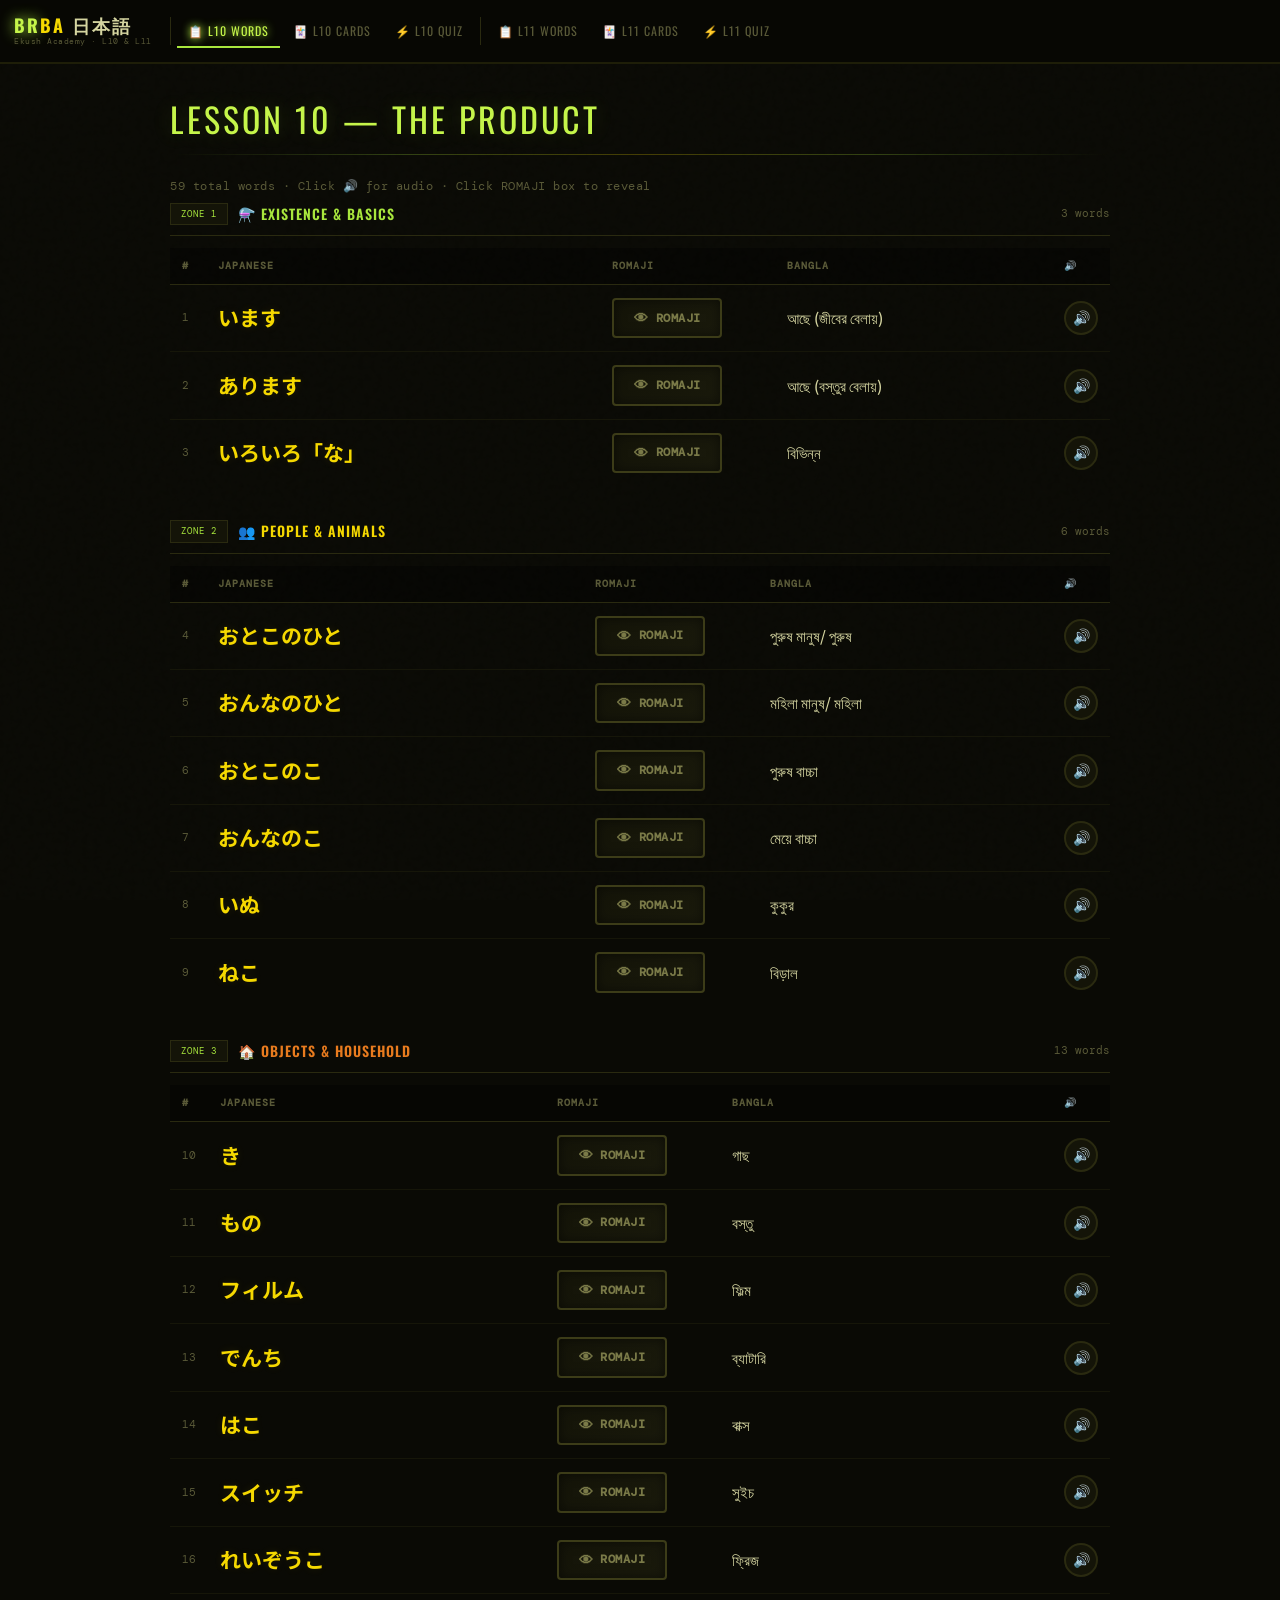
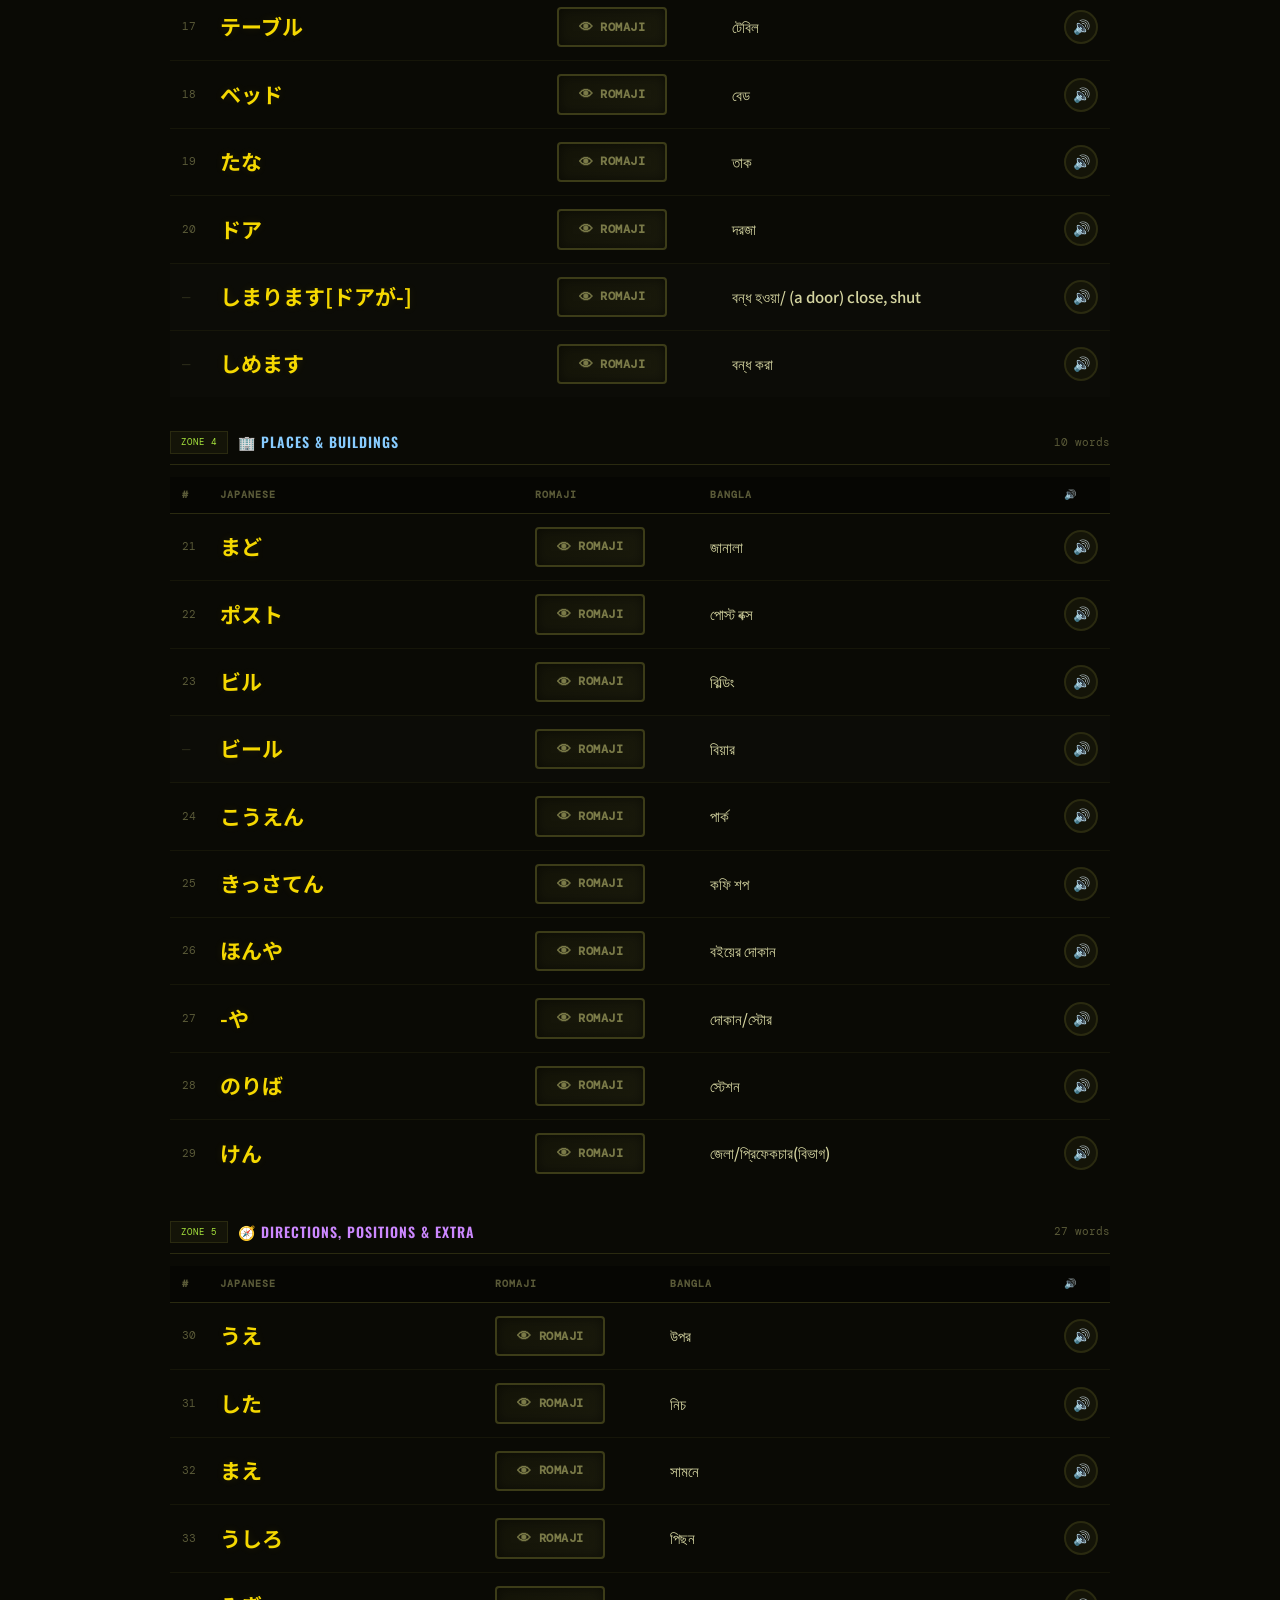
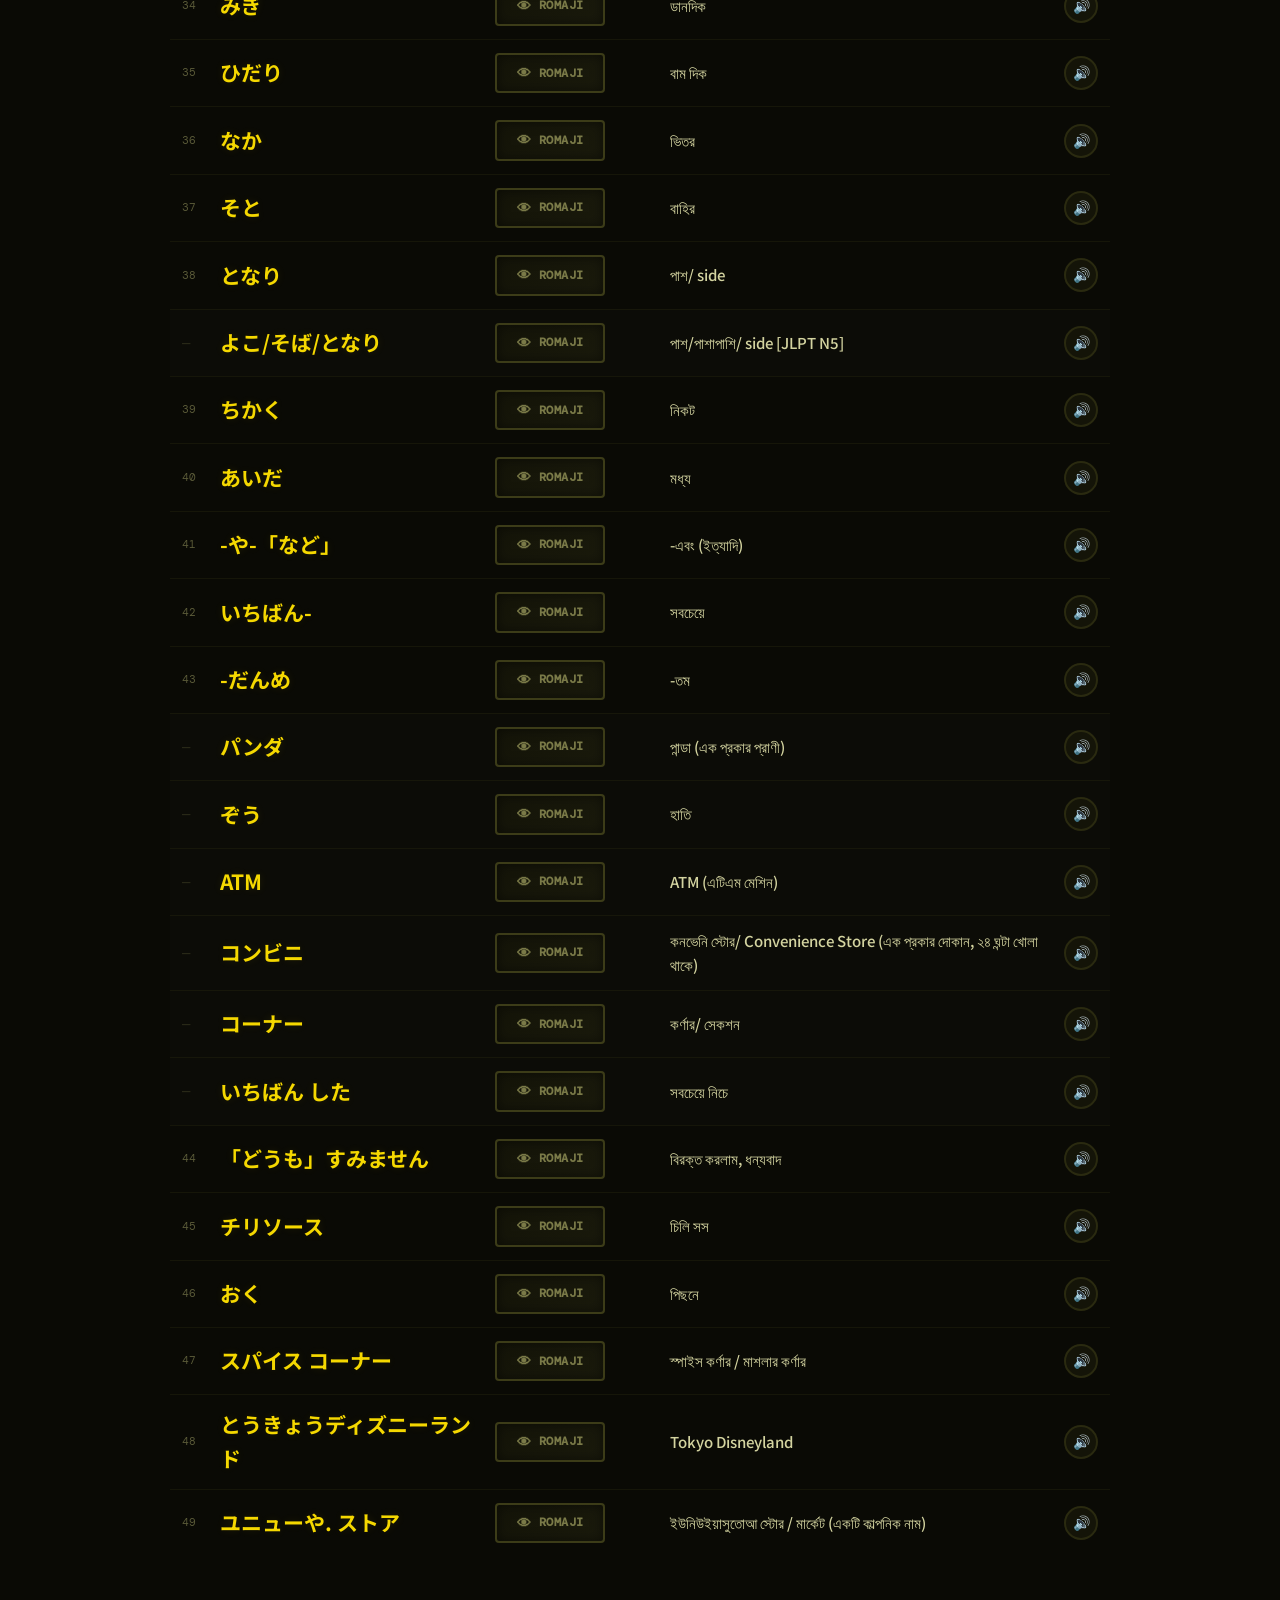
<file: Example web/ekush-lesson10-11.html>
<!DOCTYPE html>
<html lang="en">
<head>
<meta charset="UTF-8">
<meta name="viewport" content="width=device-width, initial-scale=1.0">
<title>SAY MY NAME — Lesson 10 & 11</title>
<link href="https://fonts.googleapis.com/css2?family=Noto+Sans+JP:wght@400;500;700;900&family=Oswald:wght@400;500;600;700&family=DM+Mono:wght@400;500&display=swap" rel="stylesheet">
<style>
*{margin:0;padding:0;box-sizing:border-box}
:root{
  --bg:#0a0a05;--surface:#0f0f08;--card:#141408;--border:#2a2a10;
  --green:#a8e63d;--green2:#c5f54a;--yellow:#f5d800;--orange:#e87b1e;
  --red:#cc2200;--muted:#5a5a38;--text:#d4d4a0;--text2:#8a8a60;
  --nav-h:64px;--glow:rgba(168,230,61,.18);
}
html,body{width:100%;min-height:100%;background:var(--bg);color:var(--text);font-family:'Noto Sans JP',sans-serif;line-height:1.6}
body{padding-top:var(--nav-h)}
body::before{content:'';position:fixed;inset:0;background-image:url("data:image/svg+xml,%3Csvg viewBox='0 0 200 200' xmlns='http://www.w3.org/2000/svg'%3E%3Cfilter id='n'%3E%3CfeTurbulence type='fractalNoise' baseFrequency='0.75' numOctaves='4' stitchTiles='stitch'/%3E%3C/filter%3E%3Crect width='100%25' height='100%25' filter='url(%23n)' opacity='0.04'/%3E%3C/svg%3E");opacity:.4;pointer-events:none;z-index:0}

nav{position:fixed;top:0;left:0;right:0;height:var(--nav-h);background:rgba(8,8,4,.97);border-bottom:2px solid #1e1e08;z-index:100;display:flex;align-items:center;padding:0 14px;gap:2px;backdrop-filter:blur(8px);overflow-x:auto}
nav::-webkit-scrollbar{height:0}
.nav-brand{font-family:'Oswald',sans-serif;font-size:18px;font-weight:700;margin-right:12px;white-space:nowrap;letter-spacing:2px;text-transform:uppercase;line-height:1.1;flex-shrink:0}
.nav-brand .br{color:var(--green2);text-shadow:0 0 14px var(--green)}
.nav-brand .ba{color:var(--yellow)}
.nav-brand sub{font-size:8px;color:var(--muted);font-family:'DM Mono',monospace;display:block;letter-spacing:.5px;margin-top:1px;font-weight:400;text-transform:none}
.nav-sep{width:1px;height:28px;background:#2a2a10;margin:0 4px;flex-shrink:0}
.tab{padding:7px 11px;border:none;background:transparent;color:var(--muted);cursor:pointer;font-family:'Oswald',sans-serif;font-size:12px;letter-spacing:1px;transition:all .15s;white-space:nowrap;text-transform:uppercase;border-bottom:2px solid transparent;flex-shrink:0}
.tab:hover{color:var(--text)}
.tab.active{color:var(--green2);border-bottom:2px solid var(--green);text-shadow:0 0 8px var(--green)}
.tab.l11.active{color:#ffd97d;border-bottom-color:var(--yellow);text-shadow:0 0 8px var(--yellow)}

.page{display:none;min-height:calc(100vh - var(--nav-h));padding:28px 16px 60px;position:relative;z-index:1}
.page.active{display:block}
.container{max-width:940px;margin:0 auto}

.page-title{font-family:'Oswald',sans-serif;font-size:clamp(22px,4vw,34px);color:var(--green2);letter-spacing:3px;text-transform:uppercase;margin-bottom:6px;text-shadow:0 0 20px var(--glow)}
.page-title.l11{color:#ffd97d;text-shadow:0 0 20px rgba(255,217,125,.2)}
.page-sub{color:var(--muted);font-size:12px;font-family:'DM Mono',monospace;margin-bottom:6px;letter-spacing:.5px}
.bb-divider{width:100%;height:1px;background:linear-gradient(90deg,transparent,var(--green),var(--yellow),var(--green),transparent);opacity:.25;margin:8px 0 22px}
.bb-divider.l11{background:linear-gradient(90deg,transparent,var(--yellow),var(--orange),var(--yellow),transparent)}

/* WORD LIST */
.zone-section{margin-bottom:34px}
.zone-header{display:flex;align-items:center;gap:10px;margin-bottom:12px;padding-bottom:10px;border-bottom:1px solid var(--border)}
.zone-tag{font-family:'DM Mono',monospace;font-size:9px;background:var(--card);border:1px solid #2a2a10;color:var(--green);padding:3px 10px;letter-spacing:1px;text-transform:uppercase;flex-shrink:0}
.zone-tag.l11{color:var(--yellow)}
.zone-name{font-family:'Oswald',sans-serif;font-size:14px;font-weight:600;letter-spacing:1px;text-transform:uppercase}
.zone-count{font-size:11px;color:var(--muted);margin-left:auto;font-family:'DM Mono',monospace;flex-shrink:0}
.word-table{width:100%;border-collapse:collapse}
.word-table th{font-family:'DM Mono',monospace;font-size:10px;color:var(--muted);padding:10px 12px;text-align:left;border-bottom:1px solid var(--border);letter-spacing:1px;background:rgba(0,0,0,.3);text-transform:uppercase}
.word-table td{padding:13px 12px;border-bottom:1px solid rgba(42,42,16,.4);vertical-align:middle}
.word-table tr:hover td{background:rgba(168,230,61,.02)}
.word-table tr.unnumbered td{background:rgba(255,255,255,.01)}
.word-table tr.unnumbered:hover td{background:rgba(168,230,61,.025)}
.word-table tr:last-child td{border-bottom:none}
.num-cell{font-family:'DM Mono',monospace;font-size:11px;color:var(--muted);width:36px;white-space:nowrap}
.num-cell.dash{color:#2a2a18;font-size:14px}
.jp-cell{font-size:clamp(17px,2.5vw,21px);font-weight:700;color:var(--yellow);text-shadow:0 0 8px rgba(245,216,0,.1)}
.roma-cell{width:175px}
.bn-cell{color:var(--text);font-size:15px;font-weight:500}
.audio-cell{width:46px;text-align:center}

/* ROMAJI BOX */
.roma-box{display:inline-flex;align-items:center;justify-content:center;gap:7px;padding:7px 14px;border:2px solid #3c3c18;background:linear-gradient(135deg,#141408,#1a1a0c);border-radius:4px;cursor:pointer;font-family:'DM Mono',monospace;font-size:12px;font-weight:600;color:#7a7a48;transition:all .2s;user-select:none;min-width:110px;letter-spacing:.5px;box-shadow:inset 0 0 12px rgba(0,0,0,.5)}
.roma-box:hover{border-color:var(--green);color:var(--green2);box-shadow:0 0 14px rgba(168,230,61,.22),inset 0 0 12px rgba(0,0,0,.4);transform:translateY(-1px)}
.roma-box.revealed{border-color:#5c6c22;color:#d0ee80;background:linear-gradient(135deg,#1a1c08,#1e2010);cursor:default;box-shadow:0 0 10px rgba(168,230,61,.12)}
.roma-box.revealed:hover{transform:none;border-color:#5c6c22}

/* AUDIO BTN */
.speak-btn{width:34px;height:34px;border-radius:50%;border:2px solid #2a2a10;background:var(--card);color:var(--green);cursor:pointer;display:flex;align-items:center;justify-content:center;font-size:14px;transition:all .15s}
.speak-btn:hover{border-color:var(--green);background:rgba(168,230,61,.1);transform:scale(1.1);box-shadow:0 0 8px rgba(168,230,61,.2)}
.speak-btn.playing{border-color:var(--green2);animation:pulse .5s ease infinite}
@keyframes pulse{0%,100%{transform:scale(1)}50%{transform:scale(1.15)}}

/* FLASHCARDS */
.fc-filter-row{display:flex;gap:6px;margin-bottom:16px;flex-wrap:wrap}
.filter-chip{padding:5px 12px;border:1px solid var(--border);background:var(--card);color:var(--muted);cursor:pointer;font-family:'DM Mono',monospace;font-size:10px;letter-spacing:.5px;transition:all .15s;text-transform:uppercase}
.filter-chip.active{border-color:var(--green);color:var(--green2);background:rgba(168,230,61,.06)}
.filter-chip.active.l11{border-color:var(--yellow);color:#ffd97d;background:rgba(245,216,0,.06)}
.fc-controls{display:flex;align-items:center;gap:10px;margin-bottom:8px;flex-wrap:wrap}
.fc-info{font-family:'DM Mono',monospace;font-size:12px;color:var(--muted);margin-right:auto}
.fc-progress{width:100%;height:3px;background:var(--border);margin-bottom:20px;overflow:hidden}
.fc-fill{height:100%;background:linear-gradient(90deg,var(--green),var(--yellow));transition:width .4s}
.card-wrap{perspective:1000px;width:100%;max-width:580px;margin:0 auto 18px;height:285px;cursor:pointer}
.card-inner{position:relative;width:100%;height:100%;transform-style:preserve-3d;transition:transform .45s cubic-bezier(.4,0,.2,1)}
.card-inner.flipped{transform:rotateY(180deg)}
.card-face{position:absolute;inset:0;background:var(--card);border:1px solid var(--border);display:flex;flex-direction:column;align-items:center;justify-content:center;padding:24px;backface-visibility:hidden}
.card-front{border-top:2px solid var(--green)}
.card-back{transform:rotateY(180deg);border-top:2px solid var(--yellow)}
.fc-jp{font-size:clamp(32px,5.5vw,52px);font-weight:900;color:var(--yellow);margin-bottom:6px;line-height:1;text-shadow:0 0 18px rgba(245,216,0,.16)}
.fc-roma{font-family:'DM Mono',monospace;font-size:12px;color:var(--muted);margin-bottom:10px;letter-spacing:2px}
.fc-hint{font-size:10px;color:#2e2e16;margin-top:12px;font-family:'DM Mono',monospace;letter-spacing:2px;text-transform:uppercase}
.fc-bn{font-size:clamp(18px,3vw,25px);font-weight:700;color:var(--green2);margin-bottom:10px;text-shadow:0 0 12px var(--glow);text-align:center}
.fc-mnemonic{font-size:12px;color:var(--text2);line-height:1.75;max-width:400px;border-left:3px solid var(--green);padding-left:12px;text-align:left}
.fc-example{font-size:11px;color:var(--muted);margin-top:8px;font-style:italic;text-align:left;width:100%;max-width:400px}
.fc-nav{display:flex;align-items:center;justify-content:center;gap:10px;flex-wrap:wrap}
.icon-btn{padding:8px 16px;border:1px solid var(--border);background:var(--card);color:var(--text2);cursor:pointer;font-family:'Oswald',sans-serif;font-size:12px;letter-spacing:1px;transition:all .15s;text-transform:uppercase}
.icon-btn:hover{border-color:var(--green);color:var(--green2)}
.icon-btn.primary{border-color:var(--green);color:var(--green2);background:rgba(168,230,61,.05)}
.icon-btn.primary:hover{background:rgba(168,230,61,.12);box-shadow:0 0 10px rgba(168,230,61,.15)}
.icon-btn.primary.l11{border-color:var(--yellow);color:#ffd97d;background:rgba(245,216,0,.05)}
.icon-btn.primary.l11:hover{background:rgba(245,216,0,.12)}
.icon-btn:disabled{opacity:.25;cursor:not-allowed}
.fc-rating{display:none;justify-content:center;gap:8px;margin-top:12px;flex-wrap:wrap}
.fc-rating.visible{display:flex}
.rate-btn{padding:8px 18px;border:1px solid var(--border);background:transparent;cursor:pointer;font-family:'Oswald',sans-serif;font-size:12px;letter-spacing:1px;transition:all .15s;text-transform:uppercase}
.rate-btn.easy{border-color:var(--green);color:var(--green)}.rate-btn.easy:hover{background:rgba(168,230,61,.1)}
.rate-btn.ok{border-color:var(--yellow);color:var(--yellow)}.rate-btn.ok:hover{background:rgba(245,216,0,.1)}
.rate-btn.hard{border-color:var(--red);color:var(--red)}.rate-btn.hard:hover{background:rgba(204,34,0,.1)}

/* QUIZ */
.quiz-setup{text-align:center;padding:28px 16px}
.quiz-opts{display:flex;flex-direction:column;gap:14px;max-width:460px;margin:0 auto 24px;text-align:left}
.quiz-opt-group label{font-family:'DM Mono',monospace;font-size:10px;color:var(--muted);display:block;margin-bottom:7px;letter-spacing:1px;text-transform:uppercase}
.radio-row{display:flex;gap:6px;flex-wrap:wrap}
.radio-chip{padding:6px 13px;border:1px solid var(--border);background:var(--card);color:var(--text2);cursor:pointer;font-family:'Oswald',sans-serif;font-size:12px;letter-spacing:.5px;transition:all .15s;user-select:none;text-transform:uppercase}
.radio-chip.sel{border-color:var(--green);color:var(--green2);background:rgba(168,230,61,.07)}
.radio-chip.sel.l11{border-color:var(--yellow);color:#ffd97d;background:rgba(245,216,0,.07)}
.radio-chip:hover:not(.sel){border-color:#3a3a18;color:var(--text)}
.quiz-active{max-width:640px;margin:0 auto}
.qz-top{display:flex;justify-content:space-between;align-items:center;margin-bottom:12px}
.qz-score{font-family:'DM Mono',monospace;font-size:11px;color:var(--muted);letter-spacing:1px;text-transform:uppercase}
.qz-progress-bar{width:100%;height:3px;background:var(--border);margin-bottom:20px;overflow:hidden}
.qz-prog-fill{height:100%;background:linear-gradient(90deg,var(--green),var(--yellow));transition:width .3s}
.qz-question{background:var(--card);border:1px solid var(--border);border-top:2px solid var(--green);padding:22px;text-align:center;margin-bottom:14px}
.qz-question.l11{border-top-color:var(--yellow)}
.qz-prompt{font-size:10px;color:var(--muted);font-family:'DM Mono',monospace;margin-bottom:12px;letter-spacing:1.5px;text-transform:uppercase}
.qz-word{font-size:clamp(24px,5vw,44px);font-weight:900;color:var(--yellow);line-height:1.1;text-shadow:0 0 14px rgba(245,216,0,.14)}
.qz-word-sub{font-family:'DM Mono',monospace;font-size:12px;color:var(--muted);margin-top:6px}
.qz-audio-icon{font-size:46px;cursor:pointer;margin:4px 0;transition:transform .15s;display:inline-block}
.qz-audio-icon:hover{transform:scale(1.12)}
.qz-options{display:grid;grid-template-columns:1fr 1fr;gap:8px;margin-bottom:12px}
.qz-opt{padding:14px 10px;border:1px solid var(--border);background:var(--card);color:var(--text);cursor:pointer;font-size:clamp(11px,1.7vw,13px);font-family:'Noto Sans JP',sans-serif;transition:all .15s;text-align:center;line-height:1.5}
.qz-opt:hover:not(:disabled){border-color:var(--green);color:var(--green2);background:rgba(168,230,61,.04)}
.qz-opt.correct{border-color:var(--green)!important;background:rgba(168,230,61,.1)!important;color:var(--green2)!important}
.qz-opt.wrong{border-color:var(--red)!important;background:rgba(204,34,0,.1)!important;color:#ff6644!important}
.qz-opt:disabled{cursor:not-allowed}
.qz-feedback{font-size:12px;color:var(--text2);line-height:1.8;margin:8px 0;padding:12px 14px;background:rgba(0,0,0,.3);border-left:3px solid var(--green);display:none;font-family:'DM Mono',monospace}
.qz-feedback.show{display:block}
.qz-next{display:none;text-align:center;margin-top:10px}
.qz-next.show{display:block}

/* CORRECT POPUP */
.correct-popup{position:fixed;top:50%;left:50%;transform:translate(-50%,-50%) scale(0);background:#080804;border:2px solid var(--green);padding:20px 38px;z-index:999;text-align:center;pointer-events:none;transition:all .18s cubic-bezier(.34,1.56,.64,1);box-shadow:0 0 40px rgba(168,230,61,.3)}
.correct-popup.show{transform:translate(-50%,-50%) scale(1)}
.cp-line1{font-family:'Oswald',sans-serif;font-size:clamp(14px,2.5vw,19px);color:var(--green);letter-spacing:3px;text-transform:uppercase}
.cp-line2{font-family:'Oswald',sans-serif;font-size:clamp(20px,3.5vw,32px);color:var(--yellow);letter-spacing:2px;font-weight:700;margin-top:4px;text-shadow:0 0 14px rgba(245,216,0,.4)}

/* RESULT */
.quiz-result{text-align:center;padding:28px 16px;max-width:540px;margin:0 auto}
.result-grade{font-family:'Oswald',sans-serif;font-size:clamp(60px,12vw,90px);font-weight:700;line-height:1;letter-spacing:4px}
.result-label{font-size:12px;color:var(--muted);font-family:'DM Mono',monospace;margin:4px 0 6px}
.result-quote{font-family:'DM Mono',monospace;font-size:11px;color:var(--text2);margin-bottom:18px;font-style:italic}
.result-grid{display:grid;grid-template-columns:1fr 1fr 1fr;gap:10px;margin:16px 0}
.result-stat{background:var(--card);border:1px solid var(--border);padding:14px;text-align:center}
.result-stat-val{font-family:'Oswald',sans-serif;font-size:26px;font-weight:700;letter-spacing:1px}
.result-stat-lbl{font-size:10px;color:var(--muted);font-family:'DM Mono',monospace;margin-top:2px;letter-spacing:1px;text-transform:uppercase}
.wrong-list{margin-top:20px;text-align:left}
.wrong-list h4{font-family:'DM Mono',monospace;font-size:10px;color:var(--red);margin-bottom:10px;letter-spacing:1px;text-transform:uppercase}
.wrong-item{display:flex;align-items:center;gap:12px;padding:10px 12px;background:var(--card);border:1px solid rgba(204,34,0,.15);margin-bottom:6px}
.wrong-jp{color:var(--yellow);font-weight:700;font-size:16px;min-width:130px}
.wrong-bn{color:var(--text2);font-size:13px}

::-webkit-scrollbar{width:4px}::-webkit-scrollbar-thumb{background:#2a2a10}
@media(max-width:580px){.roma-cell{display:none}.word-table th:nth-child(3){display:none}.qz-options{grid-template-columns:1fr}}
</style>
</head>
<body>

<div class="correct-popup" id="correct-popup">
  <div class="cp-line1">✓ &nbsp; You're</div>
  <div class="cp-line2">GODDAMN RIGHT</div>
</div>

<nav>
  <div class="nav-brand"><span class="br">BR</span><span class="ba">BA</span> 日本語<sub>Ekush Academy · L10 &amp; L11</sub></div>
  <div class="nav-sep"></div>
  <button class="tab active" onclick="showPage('l10-list',this,false)">📋 L10 Words</button>
  <button class="tab" onclick="showPage('l10-flash',this,false)">🃏 L10 Cards</button>
  <button class="tab" onclick="showPage('l10-quiz',this,false)">⚡ L10 Quiz</button>
  <div class="nav-sep"></div>
  <button class="tab l11" onclick="showPage('l11-list',this,true)">📋 L11 Words</button>
  <button class="tab l11" onclick="showPage('l11-flash',this,true)">🃏 L11 Cards</button>
  <button class="tab l11" onclick="showPage('l11-quiz',this,true)">⚡ L11 Quiz</button>
</nav>

<!-- L10 PAGES -->
<div id="page-l10-list" class="page active"><div class="container">
  <div class="page-title">Lesson 10 — The Product</div>
  <div class="bb-divider"></div>
  <div class="page-sub" id="l10-list-sub"></div>
  <div id="wl10"></div>
</div></div>

<div id="page-l10-flash" class="page"><div class="container">
  <div class="page-title">L10 — Study the Formula</div>
  <div class="bb-divider"></div>
  <div class="page-sub">Tap card to flip · Rate yourself · Master every word</div>
  <div class="fc-filter-row" id="fc10-filters">
    <button class="filter-chip active" onclick="setFilter(10,'all',this)">All</button>
    <button class="filter-chip" onclick="setFilter(10,'hard',this)">🔴 Hard</button>
    <button class="filter-chip" onclick="setFilter(10,'ok',this)">🟡 OK</button>
    <button class="filter-chip" onclick="setFilter(10,'easy',this)">🟢 Easy</button>
    <button class="filter-chip" onclick="setFilter(10,'unseen',this)">⬜ Unseen</button>
  </div>
  <div class="fc-controls">
    <span class="fc-info" id="fc10-info">Card 1</span>
    <button class="icon-btn" onclick="fcShuffle(10)">🔀 Shuffle</button>
    <button class="icon-btn" onclick="fcReset(10)">↺ Reset</button>
  </div>
  <div class="fc-progress"><div class="fc-fill" id="fc10-fill" style="width:0%"></div></div>
  <div class="card-wrap" onclick="flipCard(10)">
    <div class="card-inner" id="ci10">
      <div class="card-face card-front">
        <div class="fc-jp" id="fc10-jp">—</div>
        <div class="fc-roma" id="fc10-roma">—</div>
        <button class="speak-btn" id="fc10-speak" onclick="event.stopPropagation();speakFC(10)" style="margin-top:10px">🔊</button>
        <div class="fc-hint">— tap to flip —</div>
      </div>
      <div class="card-face card-back">
        <div class="fc-bn" id="fc10-bn">—</div>
        <div class="fc-mnemonic" id="fc10-mn"></div>
        <div class="fc-example" id="fc10-ex"></div>
      </div>
    </div>
  </div>
  <div class="fc-rating" id="fc10-rating">
    <button class="rate-btn hard" onclick="rateCard(10,'hard')">🔴 Hard</button>
    <button class="rate-btn ok" onclick="rateCard(10,'ok')">🟡 OK</button>
    <button class="rate-btn easy" onclick="rateCard(10,'easy')">🟢 Easy</button>
  </div>
  <div class="fc-nav" style="margin-top:12px">
    <button class="icon-btn" id="fc10-prev" onclick="fcNav(10,-1)">← Prev</button>
    <button class="icon-btn primary" onclick="flipCard(10)">Flip</button>
    <button class="icon-btn" id="fc10-next" onclick="fcNav(10,1)">Next →</button>
  </div>
  <div style="margin-top:18px;display:flex;gap:16px;justify-content:center;flex-wrap:wrap;font-family:'DM Mono',monospace;font-size:11px;color:var(--muted)">
    🔴 Hard:<span id="cnt10-hard" style="color:#cc4444;margin-left:3px">0</span>&nbsp;
    🟡 OK:<span id="cnt10-ok" style="color:var(--yellow);margin-left:3px">0</span>&nbsp;
    🟢 Easy:<span id="cnt10-easy" style="color:var(--green);margin-left:3px">0</span>
  </div>
</div></div>

<div id="page-l10-quiz" class="page"><div class="container">
  <div id="l10-setup-view" class="quiz-setup">
    <div class="page-title">L10 — Say My Name</div>
    <div class="bb-divider"></div>
    <p style="color:var(--muted);font-size:11px;font-family:'DM Mono',monospace;margin-bottom:22px">"You know who I am." — Now prove it.</p>
    <div class="quiz-opts">
      <div class="quiz-opt-group"><label>Question Type</label>
        <div class="radio-row" id="qt10">
          <span class="radio-chip sel" data-val="mixed">Mixed</span>
          <span class="radio-chip" data-val="jp_bn">JP → BN</span>
          <span class="radio-chip" data-val="bn_jp">BN → JP</span>
          <span class="radio-chip" data-val="audio">🔊 Audio</span>
          <span class="radio-chip" data-val="roma">JP → Romaji</span>
        </div>
      </div>
      <div class="quiz-opt-group"><label>Zone Pool</label>
        <div class="radio-row" id="qp10">
          <span class="radio-chip sel" data-val="all">All</span>
          <span class="radio-chip" data-val="hard">Hard Only</span>
          <span class="radio-chip" data-val="z0">Z1</span>
          <span class="radio-chip" data-val="z1">Z2</span>
          <span class="radio-chip" data-val="z2">Z3</span>
          <span class="radio-chip" data-val="z3">Z4</span>
          <span class="radio-chip" data-val="z4">Z5</span>
        </div>
      </div>
      <div class="quiz-opt-group"><label>Questions</label>
        <div class="radio-row" id="qc10">
          <span class="radio-chip" data-val="10">10</span>
          <span class="radio-chip sel" data-val="20">20</span>
          <span class="radio-chip" data-val="30">30</span>
          <span class="radio-chip" data-val="all">All</span>
        </div>
      </div>
    </div>
    <button class="icon-btn primary" style="margin:0 auto;font-size:14px;padding:10px 32px;letter-spacing:2px" onclick="startQuiz(10)">COOK →</button>
  </div>
  <div id="l10-active-view" style="display:none"><div class="quiz-active" id="l10-qbody"></div></div>
  <div id="l10-result-view" style="display:none"><div class="quiz-result" id="l10-rbody"></div></div>
</div></div>

<!-- L11 PAGES -->
<div id="page-l11-list" class="page"><div class="container">
  <div class="page-title l11">Lesson 11 — The Formula</div>
  <div class="bb-divider l11"></div>
  <div class="page-sub" id="l11-list-sub"></div>
  <div id="wl11"></div>
</div></div>

<div id="page-l11-flash" class="page"><div class="container">
  <div class="page-title l11">L11 — Cook the Cards</div>
  <div class="bb-divider l11"></div>
  <div class="page-sub">Flip the card · Rate yourself · No half measures</div>
  <div class="fc-filter-row" id="fc11-filters">
    <button class="filter-chip active" onclick="setFilter(11,'all',this)">All</button>
    <button class="filter-chip" onclick="setFilter(11,'hard',this)">🔴 Hard</button>
    <button class="filter-chip" onclick="setFilter(11,'ok',this)">🟡 OK</button>
    <button class="filter-chip" onclick="setFilter(11,'easy',this)">🟢 Easy</button>
    <button class="filter-chip" onclick="setFilter(11,'unseen',this)">⬜ Unseen</button>
  </div>
  <div class="fc-controls">
    <span class="fc-info" id="fc11-info">Card 1</span>
    <button class="icon-btn" onclick="fcShuffle(11)">🔀 Shuffle</button>
    <button class="icon-btn" onclick="fcReset(11)">↺ Reset</button>
  </div>
  <div class="fc-progress"><div class="fc-fill" id="fc11-fill" style="width:0%"></div></div>
  <div class="card-wrap" onclick="flipCard(11)">
    <div class="card-inner" id="ci11">
      <div class="card-face card-front" style="border-top-color:var(--yellow)">
        <div class="fc-jp" id="fc11-jp">—</div>
        <div class="fc-roma" id="fc11-roma">—</div>
        <button class="speak-btn" id="fc11-speak" onclick="event.stopPropagation();speakFC(11)" style="margin-top:10px">🔊</button>
        <div class="fc-hint">— tap to flip —</div>
      </div>
      <div class="card-face card-back" style="border-top-color:var(--green)">
        <div class="fc-bn" id="fc11-bn">—</div>
        <div class="fc-mnemonic" id="fc11-mn"></div>
        <div class="fc-example" id="fc11-ex"></div>
      </div>
    </div>
  </div>
  <div class="fc-rating" id="fc11-rating">
    <button class="rate-btn hard" onclick="rateCard(11,'hard')">🔴 Hard</button>
    <button class="rate-btn ok" onclick="rateCard(11,'ok')">🟡 OK</button>
    <button class="rate-btn easy" onclick="rateCard(11,'easy')">🟢 Easy</button>
  </div>
  <div class="fc-nav" style="margin-top:12px">
    <button class="icon-btn" id="fc11-prev" onclick="fcNav(11,-1)">← Prev</button>
    <button class="icon-btn primary l11" onclick="flipCard(11)">Flip</button>
    <button class="icon-btn" id="fc11-next" onclick="fcNav(11,1)">Next →</button>
  </div>
  <div style="margin-top:18px;display:flex;gap:16px;justify-content:center;flex-wrap:wrap;font-family:'DM Mono',monospace;font-size:11px;color:var(--muted)">
    🔴 Hard:<span id="cnt11-hard" style="color:#cc4444;margin-left:3px">0</span>&nbsp;
    🟡 OK:<span id="cnt11-ok" style="color:var(--yellow);margin-left:3px">0</span>&nbsp;
    🟢 Easy:<span id="cnt11-easy" style="color:var(--green);margin-left:3px">0</span>
  </div>
</div></div>

<div id="page-l11-quiz" class="page"><div class="container">
  <div id="l11-setup-view" class="quiz-setup">
    <div class="page-title l11">L11 — Say My Name</div>
    <div class="bb-divider l11"></div>
    <p style="color:var(--muted);font-size:11px;font-family:'DM Mono',monospace;margin-bottom:22px">"No half measures, Walter." — Know every word.</p>
    <div class="quiz-opts">
      <div class="quiz-opt-group"><label>Question Type</label>
        <div class="radio-row" id="qt11">
          <span class="radio-chip sel" data-val="mixed">Mixed</span>
          <span class="radio-chip" data-val="jp_bn">JP → BN</span>
          <span class="radio-chip" data-val="bn_jp">BN → JP</span>
          <span class="radio-chip" data-val="audio">🔊 Audio</span>
          <span class="radio-chip" data-val="roma">JP → Romaji</span>
        </div>
      </div>
      <div class="quiz-opt-group"><label>Zone Pool</label>
        <div class="radio-row" id="qp11">
          <span class="radio-chip sel" data-val="all">All</span>
          <span class="radio-chip" data-val="hard">Hard Only</span>
          <span class="radio-chip" data-val="z0">Z1</span>
          <span class="radio-chip" data-val="z1">Z2</span>
          <span class="radio-chip" data-val="z2">Z3</span>
          <span class="radio-chip" data-val="z3">Z4</span>
          <span class="radio-chip" data-val="z4">Z5</span>
        </div>
      </div>
      <div class="quiz-opt-group"><label>Questions</label>
        <div class="radio-row" id="qc11">
          <span class="radio-chip" data-val="10">10</span>
          <span class="radio-chip sel" data-val="20">20</span>
          <span class="radio-chip" data-val="30">30</span>
          <span class="radio-chip" data-val="all">All</span>
        </div>
      </div>
    </div>
    <button class="icon-btn primary l11" style="margin:0 auto;font-size:14px;padding:10px 32px;letter-spacing:2px" onclick="startQuiz(11)">COOK →</button>
  </div>
  <div id="l11-active-view" style="display:none"><div class="quiz-active" id="l11-qbody"></div></div>
  <div id="l11-result-view" style="display:none"><div class="quiz-result" id="l11-rbody"></div></div>
</div></div>

<script>
// ============================================================
// LESSON 10 DATA
// num: serial number from book ('—' = no number in book)
// zone: 0-4
// ============================================================
const L10=[
// Zone 0 — Existence & Basics
{num:'1', jp:'います',roma:'imasu',bn:'আছে (জীবের বেলায়)',zone:0,mn:'ইমাস > ইমাছ আছে — জীবন্ত জিনিসের জন্য',ex:'ねこがいます — বিড়াল আছে'},
{num:'2', jp:'あります',roma:'arimasu',bn:'আছে (বস্তুর বেলায়)',zone:0,mn:'আরি আছে — নির্জীব বস্তুর জন্য',ex:'ほんがあります — বই আছে'},
{num:'3', jp:'いろいろ「な」',roma:'iroiro [na]',bn:'বিভিন্ন',zone:0,mn:'ইরো-ইরো = variety variety! বিভিন্ন',ex:'いろいろなたべものがあります — বিভিন্ন খাবার আছে'},
// Zone 1 — People & Animals
{num:'4', jp:'おとこのひと',roma:'otoko no hito',bn:'পুরুষ মানুষ/ পুরুষ',zone:1,mn:'ওতোকো = পুরুষ, হিতো = মানুষ',ex:'おとこのひとがいます — পুরুষ মানুষ আছে'},
{num:'5', jp:'おんなのひと',roma:'onna no hito',bn:'মহিলা মানুষ/ মহিলা',zone:1,mn:'ওন্না = মহিলা, হিতো = মানুষ',ex:'おんなのひとがいます — মহিলা মানুষ আছে'},
{num:'6', jp:'おとこのこ',roma:'otoko no ko',bn:'পুরুষ বাচ্চা',zone:1,mn:'ওতোকো = পুরুষ, কো = বাচ্চা',ex:'おとこのこがいます — পুরুষ বাচ্চা আছে'},
{num:'7', jp:'おんなのこ',roma:'onna no ko',bn:'মেয়ে বাচ্চা',zone:1,mn:'ওন্না = মেয়ে, কো = বাচ্চা',ex:'おんなのこがいます — মেয়ে বাচ্চা আছে'},
{num:'8', jp:'いぬ',roma:'inu',bn:'কুকুর',zone:1,mn:'ইনু — ইনু কুকুর!',ex:'いぬがいます — কুকুর আছে'},
{num:'9', jp:'ねこ',roma:'neko',bn:'বিড়াল',zone:1,mn:'নেকো — নেকো বিড়াল!',ex:'ねこがいます — বিড়াল আছে'},
// Zone 2 — Objects & Household
{num:'10', jp:'き',roma:'ki',bn:'গাছ',zone:2,mn:'কি গাছ? Ki = tree/গাছ',ex:'きがあります — গাছ আছে'},
{num:'11', jp:'もの',roma:'mono',bn:'বস্তু',zone:2,mn:'মোনো = জিনিস/বস্তু',ex:'いろいろなものがあります — বিভিন্ন জিনিস আছে'},
{num:'12', jp:'フィルム',roma:'firumu',bn:'ফিল্ম',zone:2,mn:'ফিরুমু = Film!',ex:'フィルムがあります — ফিল্ম আছে'},
{num:'13', jp:'でんち',roma:'denchi',bn:'ব্যাটারি',zone:2,mn:'দেনচি = battery। でん(電)=electricity',ex:'でんちがあります — ব্যাটারি আছে'},
{num:'14', jp:'はこ',roma:'hako',bn:'বাক্স',zone:2,mn:'হাকো = box/বাক্স',ex:'はこがあります — বাক্স আছে'},
{num:'15', jp:'スイッチ',roma:'suicchi',bn:'সুইচ',zone:2,mn:'সুইচ্চি = Switch!',ex:'スイッチがあります — সুইচ আছে'},
{num:'16', jp:'れいぞうこ',roma:'reizouko',bn:'ফ্রিজ',zone:2,mn:'রেই-জো-কো = 冷蔵庫 (refrigerator)',ex:'れいぞうこがあります — ফ্রিজ আছে'},
{num:'17', jp:'テーブル',roma:'te-buru',bn:'টেবিল',zone:2,mn:'তে-বুরু = Table!',ex:'テーブルがあります — টেবিল আছে'},
{num:'18', jp:'ベッド',roma:'beddo',bn:'বেড',zone:2,mn:'বেদ্দো = Bed!',ex:'ベッドがあります — বেড আছে'},
{num:'19', jp:'たな',roma:'tana',bn:'তাক',zone:2,mn:'তানা = তাক। তানা-তানি না, সরাসরি তাক।',ex:'たながあります — তাক আছে'},
{num:'20', jp:'ドア',roma:'doa',bn:'দরজা',zone:2,mn:'দোয়া = Door!',ex:'ドアがあります — দরজা আছে'},
{num:'—', jp:'しまります[ドアが-]',roma:'shimarimasu [doa ga-]',bn:'বন্ধ হওয়া/ (a door) close, shut',zone:2,mn:'শিমারিমাস = নিজে বন্ধ হওয়া (intransitive)',ex:'ドアがしまります — দরজা বন্ধ হয়'},
{num:'—', jp:'しめます',roma:'shimemasu',bn:'বন্ধ করা',zone:2,mn:'শিমেমাস = বন্ধ করা (transitive)',ex:'ドアをしめます — দরজা বন্ধ করি'},
// Zone 3 — Places & Buildings
{num:'21', jp:'まど',roma:'mado',bn:'জানালা',zone:3,mn:'মাদো = window/জানালা। মাদো মাদো তাকাও!',ex:'まどがあります — জানালা আছে'},
{num:'22', jp:'ポスト',roma:'posuto',bn:'পোস্ট বক্স',zone:3,mn:'পোসুতো = Post (box)!',ex:'ポストがあります — পোস্ট বক্স আছে'},
{num:'23', jp:'ビル',roma:'biru',bn:'বিল্ডিং',zone:3,mn:'বিরু = Building! (ビール=beer আলাদা!)',ex:'ビルがあります — বিল্ডিং আছে'},
{num:'—', jp:'ビール',roma:'bi-ru',bn:'বিয়ার',zone:3,mn:'বি-রু = Beer! ビル(building) থেকে আলাদা',ex:'ビールがあります — বিয়ার আছে'},
{num:'24', jp:'こうえん',roma:'kouen',bn:'পার্ক',zone:3,mn:'কো-উ-এন = Park/পার্ক',ex:'こうえんがあります — পার্ক আছে'},
{num:'25', jp:'きっさてん',roma:'kissaten',bn:'কফি শপ',zone:3,mn:'কিছ্ছাতেন = coffee shop/কফি শপ',ex:'きっさてんがあります — কফি শপ আছে'},
{num:'26', jp:'ほんや',roma:'hon\'ya',bn:'বইয়ের দোকান',zone:3,mn:'হোন=বই, ইয়া=দোকান। বইয়ের দোকান!',ex:'ほんやがあります — বইয়ের দোকান আছে'},
{num:'27', jp:'-や',roma:'-ya',bn:'দোকান/স্টোর',zone:3,mn:'-ইয়া suffix = দোকান/স্টোর',ex:'パンや = bread shop, さかなや = fish shop'},
{num:'28', jp:'のりば',roma:'noriba',bn:'স্টেশন',zone:3,mn:'নোরিবা = নোরিং (boarding) স্থান = স্টেশন',ex:'のりばがあります — স্টেশন আছে'},
{num:'29', jp:'けん',roma:'ken',bn:'জেলা/প্রিফেকচার(বিভাগ)',zone:3,mn:'কেন জেলা = Prefecture/District',ex:'とうきょうけん — টোকিও প্রিফেকচার'},
// Zone 4 — Directions, Positions & Extra
{num:'30', jp:'うえ',roma:'ue',bn:'উপর',zone:4,mn:'উয়ে = উপরে। উয়ে মানে উপরে!',ex:'テーブルのうえにあります — টেবিলের উপরে আছে'},
{num:'31', jp:'した',roma:'shita',bn:'নিচ',zone:4,mn:'শিতা = নিচ। Under/below',ex:'テーブルのしたにあります — টেবিলের নিচে আছে'},
{num:'32', jp:'まえ',roma:'mae',bn:'সামনে',zone:4,mn:'মায়ে = সামনে। Mae = before/front',ex:'えきのまえにあります — স্টেশনের সামনে আছে'},
{num:'33', jp:'うしろ',roma:'ushiro',bn:'পিছন',zone:4,mn:'উশিরো = পিছন। Behind',ex:'いえのうしろにあります — বাড়ির পিছনে আছে'},
{num:'34', jp:'みぎ',roma:'migi',bn:'ডানদিক',zone:4,mn:'মিগি = ডান। Right side',ex:'みぎにあります — ডানদিকে আছে'},
{num:'35', jp:'ひだり',roma:'hidari',bn:'বাম দিক',zone:4,mn:'হিদারি = বাম। Left side',ex:'ひだりにあります — বামদিকে আছে'},
{num:'36', jp:'なか',roma:'naka',bn:'ভিতর',zone:4,mn:'নাকা = ভিতর। Inside/middle',ex:'はこのなかにあります — বাক্সের ভিতরে আছে'},
{num:'37', jp:'そと',roma:'soto',bn:'বাহির',zone:4,mn:'সোতো = বাহির। তো! নারির পাশে বাহিরে',ex:'そとにあります — বাইরে আছে'},
{num:'38', jp:'となり',roma:'tonari',bn:'পাশ/ side',zone:4,mn:'তোনারি = পাশে। Next to',ex:'となりにあります — পাশে আছে'},
{num:'—', jp:'よこ/そば/となり',roma:'yoko/soba/tonari',bn:'পাশ/পাশাপাশি/ side  [JLPT N5]',zone:4,mn:'তিনটিই "পাশে" মানে। JLPT N5-এ আসে',ex:'よこにいます — পাশে আছে (beside)'},
{num:'39', jp:'ちかく',roma:'chikaku',bn:'নিকট',zone:4,mn:'চিকাকু = নিকট/কাছে। Near/nearby',ex:'えきのちかくにあります — স্টেশনের কাছে আছে'},
{num:'40', jp:'あいだ',roma:'aida',bn:'মধ্য',zone:4,mn:'আইদা = মধ্যে। Between',ex:'ぎんこうとゆうびんきょくのあいだにあります — ব্যাংক ও পোস্ট অফিসের মধ্যে'},
{num:'41', jp:'-や-「など」',roma:'-ya-[nado]',bn:'-এবং (ইত্যাদি)',zone:4,mn:'নাদো = ইত্যাদি। "など" means "and so on / etc."',ex:'ほんやざっしなど — বই, ম্যাগাজিন ইত্যাদি'},
{num:'42', jp:'いちばん-',roma:'ichiban-',bn:'সবচেয়ে',zone:4,mn:'ইচিবান = সবচেয়ে/number one! Ichiban best!',ex:'いちばんたかい — সবচেয়ে উঁচু'},
{num:'43', jp:'-だんめ',roma:'-danme',bn:'-তম',zone:4,mn:'-দানমে = ordinal suffix। ১ম, ২য়, ৩য়...',ex:'いちだんめ — ১ম তলা'},
{num:'—', jp:'パンダ',roma:'panda',bn:'পান্ডা (এক প্রকার প্রাণী)',zone:4,mn:'পান্ডা = Panda! সরাসরি ইংরেজি থেকে',ex:'パンダがいます — পান্ডা আছে'},
{num:'—', jp:'ぞう',roma:'zou',bn:'হাতি',zone:4,mn:'জো-উ = হাতি। Zoo-তে হাতি থাকে!',ex:'ぞうがいます — হাতি আছে'},
{num:'—', jp:'ATM',roma:'ATM',bn:'ATM (এটিএম মেশিন)',zone:4,mn:'ATM = ATM! সরাসরি ইংরেজি',ex:'ATMがあります — এটিএম আছে'},
{num:'—', jp:'コンビニ',roma:'konbini',bn:'কনভেনি স্টোর/ Convenience Store (এক প্রকার দোকান, ২৪ ঘন্টা খোলা থাকে)',zone:4,mn:'কনবিনি = Convenience store। ২৪ ঘন্টা খোলা!',ex:'コンビニがあります — কনভেনি স্টোর আছে'},
{num:'—', jp:'コーナー',roma:'ko-na-',bn:'কর্ণার/ সেকশন',zone:4,mn:'কো-না- = Corner/Section',ex:'スパイスコーナー — স্পাইস সেকশন'},
{num:'—', jp:'いちばん した',roma:'ichiban shita',bn:'সবচেয়ে নিচে',zone:4,mn:'ইচিবান(সবচেয়ে) + শিতা(নিচ) = সবচেয়ে নিচে',ex:'いちばんしたにあります — সবচেয়ে নিচে আছে'},
{num:'44', jp:'「どうも」すみません',roma:'[doumo] sumimasen',bn:'বিরক্ত করলাম, ধন্যবাদ',zone:4,mn:'দোউমো স্যুমিমাসেন = excuse me + thank you combined',ex:'「どうも」すみません、ちょっといいですか — একটু বিরক্ত করব?'},
{num:'45', jp:'チリソース',roma:'chiri so-su',bn:'চিলি সস',zone:4,mn:'চিরি-সো-স = Chili Sauce!',ex:'チリソースがあります — চিলি সস আছে'},
{num:'46', jp:'おく',roma:'oku',bn:'পিছনে',zone:4,mn:'ওকু = পিছনে। অন্যর বউ = কাছে, নিজের বউ = পিছনে (মজার mnemonic!)',ex:'おくにあります — পিছনে আছে'},
{num:'47', jp:'スパイス コーナー',roma:'supaisu ko-na-',bn:'স্পাইস কর্ণার / মাশলার কর্ণার',zone:4,mn:'স্পাইস কোনা- = Spice Corner/মাশলার কর্ণার',ex:'スパイスコーナーがあります — মাশলার কর্ণার আছে'},
{num:'48', jp:'とうきょうディズニーランド',roma:'toukyou dizuniirando',bn:'Tokyo Disneyland',zone:4,mn:'তোউকিও ডিজুনিইরান্দো = Tokyo Disneyland',ex:'とうきょうディズニーランドへいきます — Tokyo Disneyland-এ যাই'},
{num:'49', jp:'ユニューや. ストア',roma:'yunyu-ya. sutoa',bn:'ইউনিউইয়াসুতোআ স্টোর / মার্কেট (একটি কাল্পনিক নাম)',zone:4,mn:'ইউনিউ-ইয়া = fictional store name in textbook',ex:'ユニューやストアがあります — ইউনিউ স্টোর আছে'},
];

const L10_ZONES=[
  {name:'Existence & Basics',emoji:'⚗️',color:'#a8e63d'},
  {name:'People & Animals',emoji:'👥',color:'#f5d800'},
  {name:'Objects & Household',emoji:'🏠',color:'#e87b1e'},
  {name:'Places & Buildings',emoji:'🏢',color:'#88ccff'},
  {name:'Directions, Positions & Extra',emoji:'🧭',color:'#cc88ff'},
];

// ============================================================
// LESSON 11 DATA
// ============================================================
const L11=[
// Zone 0 — Verbs
{num:'1', jp:'います',roma:'imasu',bn:'আছে',zone:0,mn:'ইমাস > ইমাছ আছে — এখানে থাকার অর্থে',ex:'へやにいます — ঘরে আছি'},
{num:'2', jp:'います',roma:'imasu',bn:'থাকা',zone:0,mn:'একই শব্দ "います" — context দেখে বুঝতে হবে আছে/থাকা',ex:'にほんにいます — জাপানে থাকি'},
{num:'3', jp:'かかります',roma:'kakarimasu',bn:'প্রয়োজন/দরকার',zone:0,mn:'কাকারিমাস = কাকার প্রয়োজন! cost/need/take (time)',ex:'じかんがかかります — সময় লাগে'},
{num:'4', jp:'やすみます',roma:'yasumimasu',bn:'বিশ্রাম নেওয়া',zone:0,mn:'ইয়া-স্যুমি = বিশ্রাম করে। Yasumi = rest',ex:'やすみます — বিশ্রাম নিই'},
// Zone 1 — Counting (Things & People)
{num:'5', jp:'ひとつ',roma:'hitotsu',bn:'একটি (বস্তু)',zone:1,mn:'হিতোৎসু = ১টি। হিতোরি=১জন (ভিন্ন!)',ex:'ひとつください — একটি দিন'},
{num:'6', jp:'ふたつ',roma:'futatsu',bn:'দুইটি',zone:1,mn:'ফুতাৎসু = ২টি',ex:'ふたつください — দুইটি দিন'},
{num:'7', jp:'みっつ',roma:'mittsu',bn:'তিনটি',zone:1,mn:'মিৎৎসু = ৩টি',ex:'みっつください — তিনটি দিন'},
{num:'8', jp:'よっつ',roma:'yottsu',bn:'চারটি',zone:1,mn:'ইয়োৎৎসু = ৪টি',ex:'よっつください — চারটি দিন'},
{num:'9', jp:'いつつ',roma:'itsutsu',bn:'পাঁচটি',zone:1,mn:'ইৎসুৎসু = ৫টি',ex:'いつつください — পাঁচটি দিন'},
{num:'10', jp:'むっつ',roma:'muttsu',bn:'ছয়টি',zone:1,mn:'মুৎৎসু = ৬টি',ex:'むっつください — ছয়টি দিন'},
{num:'11', jp:'ななつ',roma:'nanatsu',bn:'সাতটি',zone:1,mn:'নানাৎসু = ৭টি। নানা = সাত',ex:'ななつください — সাতটি দিন'},
{num:'12', jp:'やっつ',roma:'yattsu',bn:'আটটি',zone:1,mn:'ইয়াৎৎসু = ৮টি',ex:'やっつください — আটটি দিন'},
{num:'13', jp:'ここのつ',roma:'kokonotsu',bn:'নয়টি',zone:1,mn:'কোকোনোৎসু = ৯টি। কোকো = নয়',ex:'ここのつください — নয়টি দিন'},
{num:'14', jp:'とお',roma:'too',bn:'দশটি',zone:1,mn:'তো-ও = ১০টি। তো! ১০ বার যাব',ex:'とおください — দশটি দিন'},
{num:'15', jp:'いくつ',roma:'ikutsu',bn:'কয়টি',zone:1,mn:'ইকুৎসু = কয়টি? How many things?',ex:'いくつですか — কয়টি?'},
{num:'16', jp:'ひとり',roma:'hitori',bn:'একজন',zone:1,mn:'হিতোরি = ১জন। হিতোৎসু=১টি জিনিস (ভিন্ন!)',ex:'ひとりです — একজন'},
{num:'17', jp:'ふたり',roma:'futari',bn:'দুইজন',zone:1,mn:'ফুতারি = ২জন',ex:'ふたりです — দুইজন'},
{num:'18', jp:'-にん',roma:'-nin',bn:'-জন',zone:1,mn:'-নিন = জন (counter for people). নিন জেন জেন',ex:'さんにん = তিনজন'},
{num:'—', jp:'にんぎょう',roma:'ningyou',bn:'পুতুল',zone:1,mn:'নিনগ্যো = পুতুল। [JLPT N5]',ex:'にんぎょうがあります — পুতুল আছে'},
{num:'19', jp:'-だい',roma:'-dai',bn:'-টি (গাড়ি, যন্ত্রাংশ)',zone:1,mn:'-দাই = counter for machines/vehicles। -দাই > দায়ী গাড়ি টি',ex:'くるまいちだい = একটি গাড়ি'},
{num:'20', jp:'-まい',roma:'-mai',bn:'-টি/খানা (পেপার, স্ট্যাম্প)',zone:1,mn:'-মাই = counter for flat thin things। -মাই > My হালকা পাতলা টি',ex:'かみいちまい = কাগজ একখানা'},
{num:'21', jp:'-かい',roma:'-kai',bn:'বার (একবার, দুইবার)',zone:1,mn:'-কাই = counter for occurrences/times',ex:'いちかい = একবার'},
// Zone 2 — Food & Mail/Post
{num:'22', jp:'りんご',roma:'ringo',bn:'আপেল',zone:2,mn:'রিংগো = আপেল। রিংগো=আপেল!',ex:'りんごがあります — আপেল আছে'},
{num:'23', jp:'みかん',roma:'mikan',bn:'কমলা লেবু',zone:2,mn:'মিকান = কমলা লেবু। মিকান=কমলা লেবু!',ex:'みかんがあります — কমলা লেবু আছে'},
{num:'24', jp:'サンドイッチ',roma:'sandoicchi',bn:'স্যান্ডউইচ',zone:2,mn:'সান্দোইচ্চি = Sandwich!',ex:'サンドイッチがあります — স্যান্ডউইচ আছে'},
{num:'25', jp:'カレー(ライス)',roma:'kare-(raisu)',bn:'তরকারি ও ভাত',zone:2,mn:'কারে-(রাইসু) = Curry (Rice)!',ex:'カレーライスがあります — কারি রাইস আছে'},
{num:'26', jp:'アイスクリーム',roma:'aisukuriimu',bn:'আইসক্রিম',zone:2,mn:'আইসু-কুরি-মু = Ice Cream!',ex:'アイスクリームがあります — আইসক্রিম আছে'},
{num:'27', jp:'きって',roma:'kitte',bn:'ডাকটিকেট',zone:2,mn:'কিৎৎে = postage stamp। কাঁকি=লেখা+টিকেট',ex:'きってがあります — ডাকটিকেট আছে'},
{num:'28', jp:'はがき',roma:'hagaki',bn:'পোস্ট কার্ড',zone:2,mn:'হাগাকি = postcard। হা=leaf like card',ex:'はがきがあります — পোস্ট কার্ড আছে'},
{num:'29', jp:'ふうとう',roma:'fuutou',bn:'খাম',zone:2,mn:'ফু-উ-তো-উ = envelope/খাম। ফুতো=খাম',ex:'ふうとうがあります — খাম আছে'},
{num:'30', jp:'そくたつ',roma:'sokutatsu',bn:'স্পেশাল ডেলিভারি',zone:2,mn:'সোকুতাৎসু = express/special delivery',ex:'そくたつでおくります — স্পেশাল ডেলিভারিতে পাঠাই'},
{num:'31', jp:'かきとめ',roma:'kakitome',bn:'রেজিস্টার্ড মেইল',zone:2,mn:'কাকি=লেখা, তোমে=আটকানো। Registered mail',ex:'かきとめでおくります — রেজিস্টার্ড মেইলে পাঠাই'},
{num:'32', jp:'エアメール',roma:'ea me-ru',bn:'এয়ার মেইল',zone:2,mn:'এয়া মে-রু = Air Mail!',ex:'エアメールでおくります — এয়ার মেইলে পাঠাই'},
{num:'33', jp:'ふなびん',roma:'funabin',bn:'সী মেইল',zone:2,mn:'ফুনা=ship(জাহাজ), বিন=mail। Sea mail',ex:'ふなびんでおくります — সী মেইলে পাঠাই'},
// Zone 3 — Family
{num:'34', jp:'りょうしん',roma:'ryoushin',bn:'মা বাবা',zone:3,mn:'রিয়ো-শিন = both parents। রিয়ো=both',ex:'りょうしんがいます — মা-বাবা আছেন'},
{num:'35', jp:'きょうだい',roma:'kyoudai',bn:'ভাই বোন',zone:3,mn:'কিয়ো-দাই = siblings। ভাই-বোন সবাই',ex:'きょうだいがいます — ভাই বোন আছে'},
{num:'36', jp:'あに',roma:'ani',bn:'বড় ভাই (নিজের)',zone:3,mn:'আনি = নিজের বড় ভাই। আনি বড় ভাইয়ের জন্য',ex:'あにがいます — বড় ভাই আছে'},
{num:'37', jp:'おにいさん',roma:'oniisan',bn:'বড় ভাই (অন্যের)',zone:3,mn:'ও-নি-সান = অন্যের বড় ভাই। আনি বড়',ex:'おにいさんがいます — বড় ভাই আছেন'},
{num:'38', jp:'あね',roma:'ane',bn:'বড় বোন (নিজের)',zone:3,mn:'আনে = নিজের বড় বোন। আনে বড় বোন নিজে',ex:'あねがいます — বড় বোন আছে'},
{num:'39', jp:'おねえさん',roma:'oneesan',bn:'বড় বোন (অন্যের)',zone:3,mn:'ও-নে-সান = অন্যের বড় বোন। আনে বড় বোন',ex:'おねえさんがいます — বড় বোন আছেন'},
{num:'40', jp:'おとうと',roma:'otouto',bn:'ছোট ভাই (নিজের)',zone:3,mn:'ওতো-উতো = নিজের ছোট ভাই। ওতো-উতো=ছোট ভাই',ex:'おとうとがいます — ছোট ভাই আছে'},
{num:'41', jp:'おとうとさん',roma:'otoutosan',bn:'ছোট ভাই (অন্যের)',zone:3,mn:'ওতো-উতো-সান = অন্যের ছোট ভাই',ex:'おとうとさんがいます — ছোট ভাই আছেন'},
{num:'42', jp:'いもうと',roma:'imouto',bn:'ছোট বোন (আমার)',zone:3,mn:'ইমো-উতো = নিজের ছোট বোন। ইমেতো আমার ছোট বোন',ex:'いもうとがいます — ছোট বোন আছে'},
{num:'43', jp:'いもうとさん',roma:'imoutosan',bn:'ছোট বোন (অন্যের)',zone:3,mn:'ইমো-উতো-সান = অন্যের ছোট বোন',ex:'いもうとさんがいます — ছোট বোন আছেন'},
// Zone 4 — Time, Misc & Expressions
{num:'44', jp:'がいこく',roma:'gaikoku',bn:'বিদেশ',zone:4,mn:'গাই(外=outside)+কোকু(国=country)=বিদেশ',ex:'がいこくにいきます — বিদেশে যাই'},
{num:'45', jp:'-じかん',roma:'-jikan',bn:'-ঘন্টা (সময়)',zone:4,mn:'-জিকান = hour counter। জিকান=ঘন্টা',ex:'いちじかん = এক ঘন্টা'},
{num:'46', jp:'-しゅうかん',roma:'-shuukan',bn:'-সপ্তাহ',zone:4,mn:'-শুউকান = week counter। শুকান=সপ্তাহ ১',ex:'いっしゅうかん = এক সপ্তাহ'},
{num:'47', jp:'-かげつ',roma:'-kagetsu',bn:'-মাস',zone:4,mn:'-কাগেৎসু = month counter',ex:'いっかげつ = এক মাস'},
{num:'48', jp:'-ねん',roma:'-nen',bn:'-বছর',zone:4,mn:'-নেন = year counter। নেন=বছরান্তে',ex:'いちねん = এক বছর'},
{num:'49', jp:'-ぐらい',roma:'-gurai',bn:'-মত/প্রায়',zone:4,mn:'-গুরাই = approximately/about/প্রায়',ex:'いちじかんぐらい = এক ঘন্টা প্রায়'},
{num:'50', jp:'どのくらい',roma:'dono kurai',bn:'কত সময়/ কতক্ষণ',zone:4,mn:'দোনো কুরাই = how long/how much approximately?',ex:'どのくらいかかりますか — কতক্ষণ লাগবে?'},
{num:'51', jp:'ぜんぶで',roma:'zenbu de',bn:'সর্বমোট',zone:4,mn:'জেনবু দে = altogether/in total। সর্বমোট',ex:'ぜんぶでいくらですか — সর্বমোট কত?'},
{num:'52', jp:'みんな',roma:'minna',bn:'সবাই',zone:4,mn:'মিন্না = সবাই। Everyone',ex:'みんながいます — সবাই আছে'},
{num:'53', jp:'-だけ',roma:'-dake',bn:'শুধুমাত্র',zone:4,mn:'-দাকে = only/just। দাকে শুধুমাত্র ভয় পাই',ex:'ひとつだけください — একটিই শুধু দিন'},
{num:'—', jp:'いらっしゃいませ',roma:'irasshaimase',bn:'স্বাগতম/ May I Help You?',zone:4,mn:'ইরাশ্যাইমাসে = দোকানে ঢুকলেই সবাই বলে!',ex:'いらっしゃいませ！ — স্বাগতম!'},
{num:'—', jp:'りゅうがくせい',roma:'ryuugakusei',bn:'বিদেশী স্টুডেন্ট',zone:4,mn:'রিউ-গাকু-সেই = international student',ex:'りゅうがくせいです — আমি বিদেশী স্টুডেন্ট'},
{num:'55', jp:'いい（お）てんきですね',roma:'ii (o)tenki desu ne',bn:'ভাল আবহাওয়া!',zone:4,mn:'いい=good, てんき=weather, ですね=isn\'t it? ভাল আবহাওয়া!',ex:'いいおてんきですね！ — ভাল আবহাওয়া, তাই না?'},
{num:'56', jp:'おでかけですか',roma:'odekake desu ka',bn:'আপনি কি বাইরে যাচ্ছেন?',zone:4,mn:'ওদেকাকে = going out। আপনি কি বাইরে?',ex:'おでかけですか？ — বাইরে যাচ্ছেন?'},
{num:'57', jp:'ちょっと -まで',roma:'chotto -made',bn:'একটু - পর্যন্ত',zone:4,mn:'চোৎতো = a little bit, মাদে = until',ex:'ちょっとそこまで — একটু ওখান পর্যন্ত'},
{num:'58', jp:'いって いらっしゃい',roma:'itte irasshai',bn:'গিয়ে আসুন (যিনি বাসায় থাকবে তিনি বলবে)',zone:4,mn:'ইৎতে ইরাশ্যাই = যিনি ঘরে থাকবেন তিনি বলেন যাওয়া ব্যক্তিকে',ex:'いっていらっしゃい！ — গিয়ে আসুন!'},
{num:'59', jp:'いって まいります',roma:'itte mairimasu',bn:'আমি যাচ্ছি (যিনি বাইরে যাবে তিনি বলবে)',zone:4,mn:'ইৎতে মাইরিমাস = যিনি বাইরে যাবেন তিনি বলেন',ex:'いってまいります！ — আমি যাচ্ছি!'},
{num:'60', jp:'それから',roma:'sorekara',bn:'তারপর',zone:4,mn:'সোরেকারা = after that/then। তারপর কী?',ex:'それからどうしますか — তারপর কী করবেন?'},
{num:'61', jp:'オーストラリア',roma:'o-sutorariya',bn:'অস্ট্রেলিয়া',zone:4,mn:'ও-সুতোরারিয়া = Australia! ও-সুতোরারিয়া=অস্ট্রেলিয়া',ex:'オーストラリアにいきます — অস্ট্রেলিয়াতে যাই'},
];

const L11_ZONES=[
  {name:'Verbs',emoji:'⚗️',color:'#f5d800'},
  {name:'Counting — Things & People',emoji:'🔢',color:'#a8e63d'},
  {name:'Food & Post / Mail',emoji:'📬',color:'#e87b1e'},
  {name:'Family Words',emoji:'👨‍👩‍👧‍👦',color:'#88ccff'},
  {name:'Time, Misc & Expressions',emoji:'⏰',color:'#cc88ff'},
];

// ============================================================
// AUDIO
// ============================================================
let lastBtn=null,voicesLoaded=false,jaVoice=null,enVoice=null;
function loadVoices(){
  if(voicesLoaded)return;
  const all=window.speechSynthesis?.getVoices()||[];
  if(!all.length)return;
  voicesLoaded=true;
  jaVoice=all.find(v=>v.lang==='ja-JP'&&v.name.toLowerCase().includes('google'))
    ||all.find(v=>v.lang==='ja-JP'||v.lang.startsWith('ja'))||null;
  enVoice=all.find(v=>v.lang==='en-US'&&/male|david|mark|alex|daniel/i.test(v.name))
    ||all.find(v=>v.lang.startsWith('en'))||null;
}
if(window.speechSynthesis){window.speechSynthesis.onvoiceschanged=loadVoices;loadVoices();}
function speak(text,btnEl){
  if(lastBtn){lastBtn.classList.remove('playing');lastBtn=null;}
  if(btnEl){lastBtn=btnEl;btnEl.classList.add('playing');}
  if(!window.speechSynthesis)return;
  window.speechSynthesis.cancel();loadVoices();
  const u=new SpeechSynthesisUtterance(text);
  u.lang='ja-JP';u.rate=0.8;u.pitch=1;u.volume=1;
  if(jaVoice)u.voice=jaVoice;
  u.onend=u.onerror=()=>{if(btnEl)btnEl.classList.remove('playing');if(lastBtn===btnEl)lastBtn=null;};
  window.speechSynthesis.speak(u);
}
let popTimer=null;
function showPopup(){
  const p=document.getElementById('correct-popup');
  if(popTimer)clearTimeout(popTimer);
  p.classList.add('show');
  popTimer=setTimeout(()=>p.classList.remove('show'),1700);
  if(!window.speechSynthesis)return;
  window.speechSynthesis.cancel();loadVoices();
  const u=new SpeechSynthesisUtterance("You're goddamn right.");
  u.lang='en-US';u.rate=0.85;u.pitch=0.75;u.volume=1;
  if(enVoice)u.voice=enVoice;
  window.speechSynthesis.speak(u);
}

// ============================================================
// PAGE NAVIGATION
// ============================================================
function showPage(id,btn,isL11){
  document.querySelectorAll('.page').forEach(p=>p.classList.remove('active'));
  document.querySelectorAll('.tab').forEach(t=>t.classList.remove('active'));
  document.getElementById('page-'+id).classList.add('active');
  btn.classList.add('active');
}

// ============================================================
// WORD LIST BUILDER
// ============================================================
function buildWordList(les,words,zones){
  const container=document.getElementById('wl'+les);
  const sub=document.getElementById('l'+les+'-list-sub');
  if(sub)sub.textContent=words.length+' total words · Click 🔊 for audio · Click ROMAJI box to reveal';
  let html='';
  for(let z=0;z<5;z++){
    const zw=words.filter(w=>w.zone===z);
    if(!zw.length)continue;
    const zn=zones[z];
    html+=`<div class="zone-section">
      <div class="zone-header">
        <span class="zone-tag ${les===11?'l11':''}">Zone ${z+1}</span>
        <span class="zone-name" style="color:${zn.color}">${zn.emoji} ${zn.name}</span>
        <span class="zone-count">${zw.length} words</span>
      </div>
      <table class="word-table">
        <thead><tr><th>#</th><th>Japanese</th><th>Romaji</th><th>Bangla</th><th>🔊</th></tr></thead>
        <tbody>`;
    zw.forEach(w=>{
      const isUn=w.num==='—';
      html+=`<tr class="${isUn?'unnumbered':''}">
        <td class="num-cell ${isUn?'dash':''}"><span>${w.num}</span></td>
        <td class="jp-cell">${w.jp}</td>
        <td class="roma-cell">
          <span class="roma-box" id="rb${les}-${w.jp.replace(/[^\w]/g,'_')}" onclick="revealRoma(this,'${w.roma.replace(/'/g,"\\'")}')">
            <span class="rb-eye" style="font-size:14px">👁</span>
            <span class="rb-txt" style="font-size:12px;font-weight:600;letter-spacing:.5px">ROMAJI</span>
          </span>
        </td>
        <td class="bn-cell">${w.bn}</td>
        <td class="audio-cell"><button class="speak-btn" onclick="speak('${w.jp.replace(/'/g,"\\'")}',this)">🔊</button></td>
      </tr>`;
    });
    html+=`</tbody></table></div>`;
  }
  container.innerHTML=html;
}

function revealRoma(box,roma){
  if(box.classList.contains('revealed'))return;
  box.style.transform='scale(1.07)';box.style.boxShadow='0 0 20px rgba(168,230,61,.4)';
  setTimeout(()=>{box.style.transform='';box.style.boxShadow='';},250);
  box.querySelector('.rb-eye').textContent='✓';
  box.querySelector('.rb-txt').textContent=roma;
  box.classList.add('revealed');
}
buildWordList(10,L10,L10_ZONES);
buildWordList(11,L11,L11_ZONES);

// ============================================================
// FLASHCARD STATE & FUNCTIONS
// ============================================================
const fcState={
  10:{deck:[...L10],idx:0,flipped:false,ratings:{},filter:'all'},
  11:{deck:[...L11],idx:0,flipped:false,ratings:{},filter:'all'}
};

function getFCDeck(les){
  const s=fcState[les];const words=les===10?L10:L11;
  if(s.filter==='hard')return words.filter(w=>s.ratings[w.jp+'_'+w.bn]==='hard');
  if(s.filter==='ok')return words.filter(w=>s.ratings[w.jp+'_'+w.bn]==='ok');
  if(s.filter==='easy')return words.filter(w=>s.ratings[w.jp+'_'+w.bn]==='easy');
  if(s.filter==='unseen')return words.filter(w=>!s.ratings[w.jp+'_'+w.bn]);
  return[...(les===10?L10:L11)];
}

function setFilter(les,f,btn){
  const prefix='fc'+les;
  document.querySelectorAll('#'+prefix+'-filters .filter-chip').forEach(c=>c.classList.remove('active'));
  btn.classList.add('active');
  fcState[les].filter=f;
  fcState[les].deck=getFCDeck(les);
  if(!fcState[les].deck.length){fcState[les].filter='all';fcState[les].deck=les===10?[...L10]:[...L11];}
  fcState[les].idx=0;fcState[les].flipped=false;renderFC(les);
}

function renderFC(les){
  const s=fcState[les];const w=s.deck[s.idx];const total=s.deck.length;
  const p='fc'+les;
  document.getElementById(p+'-info').textContent='Card '+(s.idx+1)+' of '+total;
  document.getElementById(p+'-fill').style.width=((s.idx+1)/total*100)+'%';
  document.getElementById(p+'-jp').textContent=w.jp;
  document.getElementById(p+'-roma').textContent=w.roma;
  document.getElementById(p+'-bn').textContent=w.bn;
  document.getElementById(p+'-mn').textContent=w.mn;
  document.getElementById(p+'-ex').textContent='💬 '+w.ex;
  document.getElementById('ci'+les).classList.remove('flipped');
  s.flipped=false;
  document.getElementById(p+'-rating').classList.remove('visible');
  document.getElementById(p+'-prev').disabled=s.idx===0;
  document.getElementById(p+'-next').disabled=s.idx===total-1;
  updateRatingCounts(les);
}

function flipCard(les){
  const s=fcState[les];s.flipped=!s.flipped;
  document.getElementById('ci'+les).classList.toggle('flipped',s.flipped);
  document.getElementById('fc'+les+'-rating').classList.toggle('visible',s.flipped);
}

function fcNav(les,dir){
  const s=fcState[les];
  s.idx=Math.max(0,Math.min(s.deck.length-1,s.idx+dir));
  renderFC(les);
}

function fcShuffle(les){
  const d=fcState[les].deck;
  for(let i=d.length-1;i>0;i--){const j=Math.floor(Math.random()*(i+1));[d[i],d[j]]=[d[j],d[i]];}
  fcState[les].idx=0;renderFC(les);
}

function fcReset(les){fcState[les].idx=0;fcState[les].flipped=false;renderFC(les);}

function speakFC(les){
  const w=fcState[les].deck[fcState[les].idx];
  speak(w.jp,document.getElementById('fc'+les+'-speak'));
}

function rateCard(les,rating){
  const w=fcState[les].deck[fcState[les].idx];
  fcState[les].ratings[w.jp+'_'+w.bn]=rating;
  updateRatingCounts(les);
  if(fcState[les].idx<fcState[les].deck.length-1)fcNav(les,1);
  else document.getElementById('fc'+les+'-info').textContent='✅ All cards rated!';
}

function updateRatingCounts(les){
  const r=fcState[les].ratings;const k=Object.keys(r);
  document.getElementById('cnt'+les+'-hard').textContent=k.filter(id=>r[id]==='hard').length;
  document.getElementById('cnt'+les+'-ok').textContent=k.filter(id=>r[id]==='ok').length;
  document.getElementById('cnt'+les+'-easy').textContent=k.filter(id=>r[id]==='easy').length;
}

renderFC(10);renderFC(11);

// ============================================================
// QUIZ
// ============================================================
const qzState={
  10:{questions:[],idx:0,score:0,wrongs:[],answered:false},
  11:{questions:[],idx:0,score:0,wrongs:[],answered:false}
};

document.querySelectorAll('.radio-chip').forEach(chip=>{
  chip.addEventListener('click',function(){
    this.closest('.radio-row').querySelectorAll('.radio-chip').forEach(c=>c.classList.remove('sel'));
    this.classList.add('sel');
  });
});

function getRadio(rowId){const c=document.querySelector('#'+rowId+' .radio-chip.sel');return c?c.dataset.val:null;}

function getPool(les){
  const words=les===10?L10:L11;
  const pv=getRadio('qp'+les);
  const s=fcState[les];
  if(pv==='hard')return words.filter(w=>s.ratings[w.jp+'_'+w.bn]==='hard');
  if(pv&&pv.startsWith('z'))return words.filter(w=>w.zone===parseInt(pv[1]));
  return[...words];
}

function genQ(w,type,allWords){
  const others=allWords.filter(x=>x.jp!==w.jp||x.bn!==w.bn).sort(()=>Math.random()-.5).slice(0,3);
  let prompt,display,correct,opts,displaySub='';
  if(type==='jp_bn'){prompt='What is the Bangla meaning?';display=w.jp;displaySub=w.roma;correct=w.bn;opts=[w.bn,...others.map(x=>x.bn)];}
  else if(type==='bn_jp'){prompt='Which Japanese word matches?';display=w.bn;correct=w.jp;opts=[w.jp,...others.map(x=>x.jp)];}
  else if(type==='audio'){prompt='Listen and choose the correct Japanese word';display='AUDIO';correct=w.jp;opts=[w.jp,...others.map(x=>x.jp)];}
  else{prompt='What is the romaji pronunciation?';display=w.jp;correct=w.roma;opts=[w.roma,...others.map(x=>x.roma)];}
  return{w,type,prompt,display,displaySub,correct,opts:opts.sort(()=>Math.random()-.5)};
}

function startQuiz(les){
  const words=les===10?L10:L11;
  const type=getRadio('qt'+les)||'mixed';
  const cv=getRadio('qc'+les)||'20';
  const pool=getPool(les);
  if(!pool.length){alert('No words in that pool!');return;}
  const types=['jp_bn','bn_jp','audio','roma'];
  const count=cv==='all'?pool.length:parseInt(cv);
  const shuffled=[...pool].sort(()=>Math.random()-.5);
  const qs=[];
  for(let i=0;i<count;i++){
    const w=shuffled[i%shuffled.length];
    const t=type==='mixed'?types[Math.floor(Math.random()*types.length)]:type;
    qs.push(genQ(w,t,words));
  }
  qzState[les]={questions:qs,idx:0,score:0,wrongs:[],answered:false};
  document.getElementById('l'+les+'-setup-view').style.display='none';
  document.getElementById('l'+les+'-result-view').style.display='none';
  document.getElementById('l'+les+'-active-view').style.display='block';
  renderQ(les);
}

function renderQ(les){
  const q=qzState[les].questions[qzState[les].idx];
  const total=qzState[les].questions.length;
  const isL11=les===11;
  let displayHtml='';
  if(q.type==='audio'){
    displayHtml=`<div class="qz-audio-icon" onclick="speak('${q.w.jp.replace(/'/g,"\\'")}')">🔊</div>
      <div style="font-size:10px;color:var(--muted);font-family:'DM Mono',monospace;letter-spacing:1px">CLICK TO HEAR</div>`;
    setTimeout(()=>speak(q.w.jp),350);
  }else{
    displayHtml=`<div class="qz-word">${q.display}</div>${q.displaySub?`<div class="qz-word-sub">${q.displaySub}</div>`:''}`;
  }
  const optsHtml=q.opts.map(o=>`<button class="qz-opt" data-val="${o.replace(/"/g,'&quot;')}" onclick="answerQ(${les},this.dataset.val)">${o}</button>`).join('');
  document.getElementById('l'+les+'-qbody').innerHTML=`
    <div class="qz-top">
      <span class="qz-score">QUESTION ${qzState[les].idx+1} / ${total}</span>
      <span class="qz-score" style="color:var(--green)">✓ ${qzState[les].score} CORRECT</span>
    </div>
    <div class="qz-progress-bar"><div class="qz-prog-fill" style="width:${(qzState[les].idx/total*100)}%"></div></div>
    <div class="qz-question ${isL11?'l11':''}"><div class="qz-prompt">${q.prompt}</div>${displayHtml}</div>
    <div class="qz-options">${optsHtml}</div>
    <div class="qz-feedback" id="l${les}-fb"></div>
    <div class="qz-next" id="l${les}-next">
      <button class="icon-btn primary ${isL11?'l11':''}" onclick="nextQ(${les})" style="font-size:13px;padding:9px 28px;letter-spacing:2px">${qzState[les].idx+1<total?'NEXT →':'RESULTS'}</button>
    </div>`;
}

function answerQ(les,sel){
  if(qzState[les].answered)return;
  qzState[les].answered=true;
  const q=qzState[les].questions[qzState[les].idx];
  const ok=sel===q.correct;
  if(ok){qzState[les].score++;showPopup();}
  else qzState[les].wrongs.push(q.w);
  document.querySelectorAll('#l'+les+'-qbody .qz-opt').forEach(btn=>{
    btn.disabled=true;
    const v=btn.dataset.val;
    if(v===q.correct)btn.classList.add('correct');
    else if(v===sel&&!ok)btn.classList.add('wrong');
  });
  const fb=document.getElementById('l'+les+'-fb');
  fb.classList.add('show');
  fb.innerHTML=ok
    ?`<span style="color:var(--green);font-family:'Oswald',sans-serif;font-size:15px;letter-spacing:1px">✓ CORRECT</span>`
    :`<span style="color:#cc4444;font-family:'Oswald',sans-serif;letter-spacing:1px">✗ WRONG</span> — Answer: <strong style="color:var(--yellow)">${q.correct}</strong><br><span style="font-size:11px;color:var(--muted)">${q.w.mn}</span>`;
  document.getElementById('l'+les+'-next').classList.add('show');
}

function nextQ(les){
  qzState[les].idx++;qzState[les].answered=false;
  if(qzState[les].idx>=qzState[les].questions.length)showResult(les);
  else renderQ(les);
}

function showResult(les){
  const total=qzState[les].questions.length;
  const pct=Math.round(qzState[les].score/total*100);
  const grade=pct>=90?'S':pct>=75?'A':pct>=60?'B':pct>=45?'C':'D';
  const quotes={S:'"You\'re goddamn right." — W.W.',A:'"I am the danger." — Heisenberg',B:'"Say my name." — Walter White',C:'"I did it for me." — Walt',D:'"Better call Saul." — probably you right now'};
  const gc={S:'var(--green2)',A:'var(--green)',B:'var(--yellow)',C:'var(--orange)',D:'var(--red)'};
  const uniq=[...new Map(qzState[les].wrongs.map(w=>[w.jp+'_'+w.bn,w])).values()];
  const wrongHtml=uniq.length?`<div class="wrong-list">
    <h4>— Review These ${uniq.length} Words —</h4>
    ${uniq.map(w=>`<div class="wrong-item">
      <span class="wrong-jp">${w.jp}</span>
      <button class="speak-btn" onclick="speak('${w.jp.replace(/'/g,"\\'")}',this)" style="width:28px;height:28px;font-size:12px;flex-shrink:0">🔊</button>
      <span class="wrong-bn">${w.bn}</span>
    </div>`).join('')}
  </div>`:`<p style="color:var(--green);font-family:'DM Mono',monospace;font-size:12px;margin-top:14px">Perfect score. You're goddamn right.</p>`;
  const isL11=les===11;
  document.getElementById('l'+les+'-active-view').style.display='none';
  document.getElementById('l'+les+'-result-view').style.display='block';
  document.getElementById('l'+les+'-rbody').innerHTML=`
    <div class="result-grade" style="color:${gc[grade]};text-shadow:0 0 28px ${gc[grade]}">${grade}</div>
    <div class="result-label">${qzState[les].score} / ${total} correct · ${pct}%</div>
    <div class="result-quote">${quotes[grade]}</div>
    <div class="result-grid">
      <div class="result-stat"><div class="result-stat-val" style="color:var(--green)">${qzState[les].score}</div><div class="result-stat-lbl">Correct</div></div>
      <div class="result-stat"><div class="result-stat-val" style="color:var(--red)">${total-qzState[les].score}</div><div class="result-stat-lbl">Wrong</div></div>
      <div class="result-stat"><div class="result-stat-val" style="color:var(--yellow)">${pct}%</div><div class="result-stat-lbl">Score</div></div>
    </div>
    ${wrongHtml}
    <div style="display:flex;gap:10px;justify-content:center;flex-wrap:wrap;margin-top:22px">
      <button class="icon-btn primary ${isL11?'l11':''}" onclick="retryQuiz(${les})">↺ RETRY</button>
      <button class="icon-btn" onclick="retryWrong(${les})" ${!uniq.length?'disabled':''}>🔴 RETRY WRONG</button>
      <button class="icon-btn" onclick="backToSetup(${les})">⚙ NEW QUIZ</button>
    </div>`;
}

function retryQuiz(les){
  qzState[les].idx=0;qzState[les].score=0;qzState[les].wrongs=[];qzState[les].answered=false;
  qzState[les].questions=[...qzState[les].questions].sort(()=>Math.random()-.5);
  document.getElementById('l'+les+'-result-view').style.display='none';
  document.getElementById('l'+les+'-active-view').style.display='block';
  renderQ(les);
}

function retryWrong(les){
  const words=les===10?L10:L11;
  const ww=[...new Map(qzState[les].wrongs.map(w=>[w.jp+'_'+w.bn,w])).values()];
  if(!ww.length)return;
  const types=['jp_bn','bn_jp','audio','roma'];
  const qs=ww.map(w=>genQ(w,types[Math.floor(Math.random()*types.length)],words)).sort(()=>Math.random()-.5);
  qzState[les]={questions:qs,idx:0,score:0,wrongs:[],answered:false};
  document.getElementById('l'+les+'-result-view').style.display='none';
  document.getElementById('l'+les+'-active-view').style.display='block';
  renderQ(les);
}

function backToSetup(les){
  document.getElementById('l'+les+'-result-view').style.display='none';
  document.getElementById('l'+les+'-active-view').style.display='none';
  document.getElementById('l'+les+'-setup-view').style.display='block';
}
</script>
</body>
</html>
</file>
